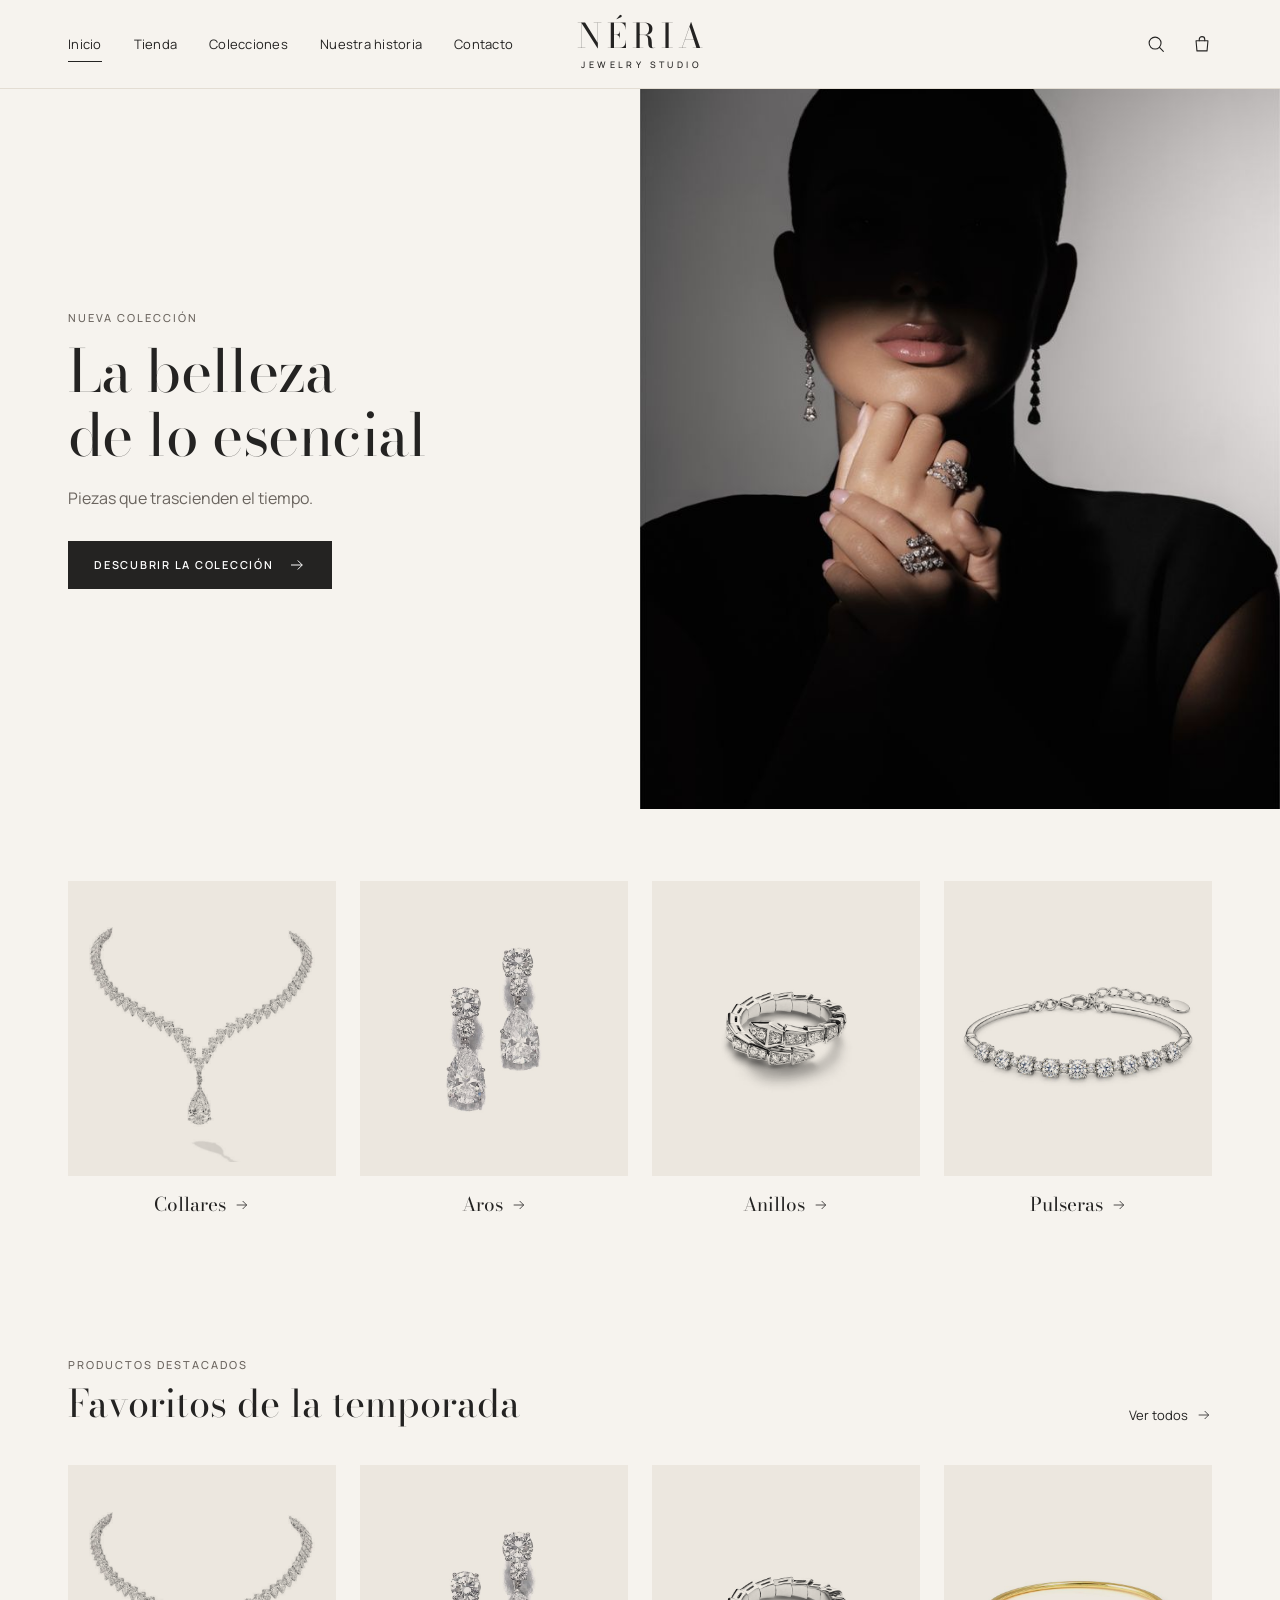
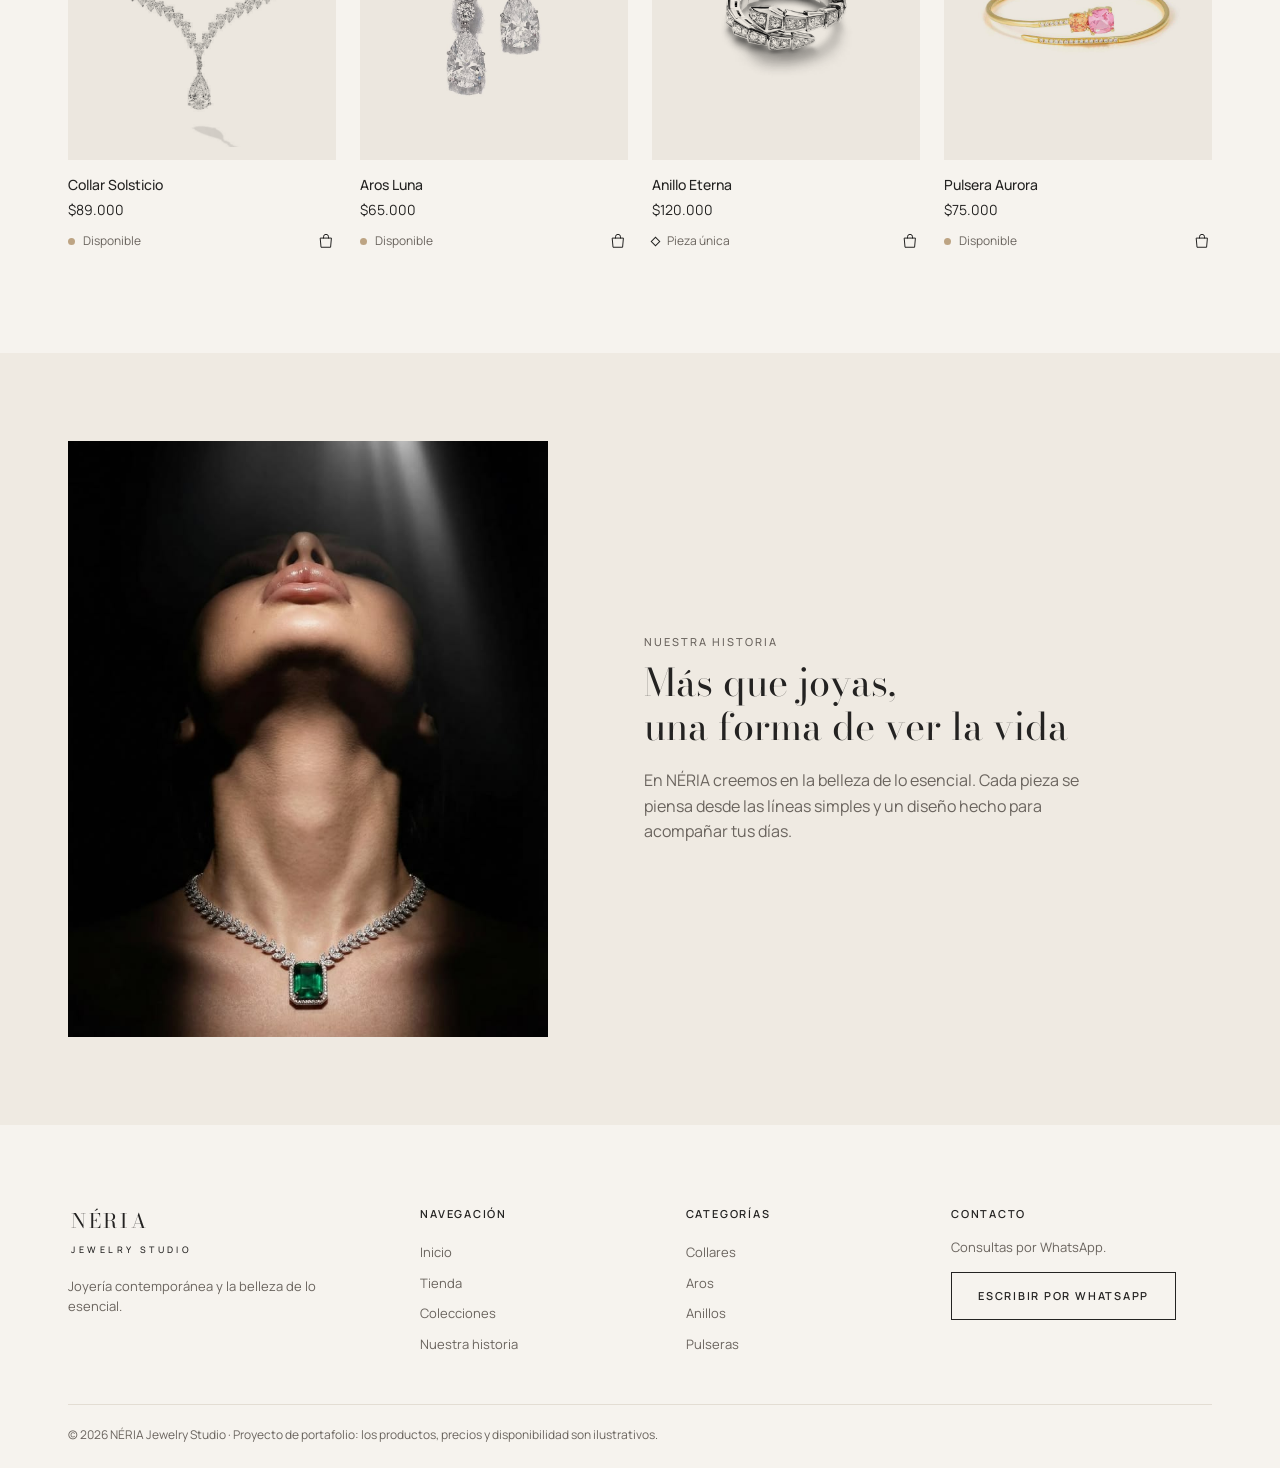
<file: index.html>
<!DOCTYPE html>
<html lang="es-CL">
<head>
  <meta charset="utf-8">
  <meta name="viewport" content="width=device-width, initial-scale=1">
  <title>NÉRIA Jewelry Studio — La belleza de lo esencial</title>
  <meta name="description" content="NÉRIA Jewelry Studio: joyería contemporánea de líneas esenciales. Tienda de demostración.">
  <meta name="theme-color" content="#F6F3EE">
  <link rel="icon" href="data:image/svg+xml,%3Csvg xmlns='http://www.w3.org/2000/svg' viewBox='0 0 32 32'%3E%3Crect width='32' height='32' fill='%23242322'/%3E%3Ctext x='16' y='23' text-anchor='middle' font-family='Georgia,serif' font-size='20' fill='%23BDA483'%3EN%3C/text%3E%3C/svg%3E">

  <link rel="preconnect" href="https://fonts.googleapis.com">
  <link rel="preconnect" href="https://fonts.gstatic.com" crossorigin>
  <link href="https://fonts.googleapis.com/css2?family=Bodoni+Moda:opsz,wght@6..96,400;6..96,500&family=Manrope:wght@400;500;600&display=swap" rel="stylesheet">
  <link rel="stylesheet" href="style.css">
  <script>document.documentElement.classList.add('js');</script>
</head>
<body>
  <a class="skip-link" href="#contenido">Saltar al contenido</a>

  <!-- ENCABEZADO -->
  <header class="site-header" id="inicio">
    <div class="header-inner">
      <button class="icon-btn menu-toggle" type="button" aria-label="Abrir menú" aria-expanded="false" aria-controls="menu-movil">
        <svg viewBox="0 0 24 24" aria-hidden="true"><path d="M4 8h16M4 16h16"/></svg>
      </button>

      <nav class="nav-desktop" aria-label="Principal">
        <ul>
          <li><a href="#inicio" aria-current="page">Inicio</a></li>
          <li><a href="tienda.html">Tienda</a></li>
          <li><a href="#colecciones">Colecciones</a></li>
          <li><a href="#historia">Nuestra historia</a></li>
          <li><a href="#contacto">Contacto</a></li>
        </ul>
      </nav>

      <a class="logo" href="#inicio" aria-label="NÉRIA Jewelry Studio, ir al inicio">
        <span class="logo-mark">NÉRIA</span>
        <span class="logo-sub">Jewelry Studio</span>
      </a>

      <div class="header-actions">
        <button class="icon-btn" type="button" data-open-search aria-label="Buscar productos" aria-haspopup="dialog">
          <svg viewBox="0 0 24 24" aria-hidden="true"><circle cx="11" cy="11" r="6.5"/><path d="m20 20-4.2-4.2"/></svg>
        </button>
        <button class="icon-btn cart-btn" type="button" data-open-cart aria-label="Abrir carrito, 0 productos" aria-haspopup="dialog">
          <svg viewBox="0 0 24 24" aria-hidden="true"><path d="M5.5 8.5h13l-1 11h-11z"/><path d="M9 8.5V7a3 3 0 0 1 6 0v1.5"/></svg>
          <span class="cart-count" data-cart-count hidden>0</span>
        </button>
      </div>
    </div>
  </header>

  <!-- MENÚ MÓVIL -->
  <div class="mobile-menu" id="menu-movil" role="dialog" aria-modal="true" aria-label="Menú" hidden>
    <div class="mobile-menu-head">
      <span class="logo-mark small">NÉRIA</span>
      <button class="icon-btn" type="button" data-close-menu aria-label="Cerrar menú">
        <svg viewBox="0 0 24 24" aria-hidden="true"><path d="m6 6 12 12M18 6 6 18"/></svg>
      </button>
    </div>
    <nav aria-label="Menú móvil">
      <ul>
        <li><a href="#inicio">Inicio</a></li>
        <li><a href="tienda.html">Tienda</a></li>
        <li><a href="#colecciones">Colecciones</a></li>
        <li><a href="#historia">Nuestra historia</a></li>
        <li><a href="#contacto">Contacto</a></li>
      </ul>
    </nav>
  </div>

  <main id="contenido">

    <!-- HERO -->
    <section class="hero" aria-labelledby="hero-title">
      <div class="hero-media img-frame">
        <img src="assets/hero.jpg" alt="Retrato en penumbra de una mujer con aros largos de diamantes y dos anillos, con la mirada oculta por la sombra" width="736" height="1103" fetchpriority="high">
      </div>
      <div class="hero-copy">
        <div class="container">
          <p class="eyebrow">Nueva colección</p>
          <h1 id="hero-title">La belleza<br>de lo esencial</h1>
          <p class="hero-sub">Piezas que trascienden el tiempo.</p>
          <a class="btn btn-dark" href="tienda.html">
            <span>Descubrir la colección</span>
            <svg viewBox="0 0 24 24" aria-hidden="true"><path d="M4 12h15M13 6l6 6-6 6"/></svg>
          </a>
        </div>
      </div>
    </section>

    <!-- CATEGORÍAS -->
    <section class="section categories" id="colecciones" aria-labelledby="cat-title">
      <div class="container">
        <h2 id="cat-title" class="visually-hidden">Colecciones por categoría</h2>
        <ul class="cat-grid">
          <li class="reveal">
            <a class="cat-card" href="tienda.html?categoria=collares">
              <span class="img-frame fit-contain"><img src="assets/collar.jpg" alt="" width="640" height="718" loading="lazy"></span>
              <span class="cat-label">Collares <svg viewBox="0 0 24 24" aria-hidden="true"><path d="M4 12h15M13 6l6 6-6 6"/></svg></span>
            </a>
          </li>
          <li class="reveal">
            <a class="cat-card" href="tienda.html?categoria=aros">
              <span class="img-frame fit-contain"><img src="assets/aros.jpg" alt="" width="736" height="736" loading="lazy"></span>
              <span class="cat-label">Aros <svg viewBox="0 0 24 24" aria-hidden="true"><path d="M4 12h15M13 6l6 6-6 6"/></svg></span>
            </a>
          </li>
          <li class="reveal">
            <a class="cat-card" href="tienda.html?categoria=anillos">
              <span class="img-frame fit-contain"><img class="lift-bg" style="--lift:1.058" src="assets/anillo.jpg" alt="" width="736" height="832" loading="lazy"></span>
              <span class="cat-label">Anillos <svg viewBox="0 0 24 24" aria-hidden="true"><path d="M4 12h15M13 6l6 6-6 6"/></svg></span>
            </a>
          </li>
          <li class="reveal">
            <a class="cat-card" href="tienda.html?categoria=pulseras">
              <span class="img-frame fit-contain"><img class="lift-bg" style="--lift:1.028" src="assets/pulseras.jpg" alt="" width="736" height="736" loading="lazy"></span>
              <span class="cat-label">Pulseras <svg viewBox="0 0 24 24" aria-hidden="true"><path d="M4 12h15M13 6l6 6-6 6"/></svg></span>
            </a>
          </li>
        </ul>
      </div>
    </section>

    <!-- DESTACADOS -->
    <section class="section featured" id="destacados" aria-labelledby="feat-title">
      <div class="container">
        <header class="section-head reveal">
          <div>
            <p class="eyebrow">Productos destacados</p>
            <h2 id="feat-title">Favoritos de la temporada</h2>
          </div>
          <a class="link-arrow" href="tienda.html">Ver todos
            <svg viewBox="0 0 24 24" aria-hidden="true"><path d="M4 12h15M13 6l6 6-6 6"/></svg>
          </a>
        </header>
        <ul class="product-grid" data-featured>
          <li class="noscript-note"><noscript>Activa JavaScript para ver los productos destacados.</noscript></li>
        </ul>
      </div>
    </section>

    <!-- EDITORIAL -->
    <section class="editorial" id="historia" aria-labelledby="hist-title">
      <div class="editorial-inner">
        <div class="editorial-media img-frame">
          <img src="assets/editorial.jpg" alt="Mujer con el rostro levantado bajo un haz de luz, con un collar de diamantes y una esmeralda sobre fondo negro" width="735" height="913" loading="lazy">
        </div>
        <div class="editorial-copy reveal">
          <p class="eyebrow">Nuestra historia</p>
          <h2 id="hist-title">Más que joyas,<br>una forma de ver la vida</h2>
          <p>En NÉRIA creemos en la belleza de lo esencial. Cada pieza se piensa desde las líneas simples y un diseño hecho para acompañar tus días.</p>
        </div>
      </div>
    </section>
  </main>

  <!-- PIE DE PÁGINA -->
  <footer class="site-footer" id="contacto">
    <div class="container footer-grid">
      <div class="footer-brand">
        <span class="logo-mark small">NÉRIA</span>
        <span class="logo-sub">Jewelry Studio</span>
        <p>Joyería contemporánea y la belleza de lo esencial.</p>
      </div>
      <nav aria-label="Navegación del pie">
        <h3>Navegación</h3>
        <ul>
          <li><a href="#inicio">Inicio</a></li>
          <li><a href="tienda.html">Tienda</a></li>
          <li><a href="#colecciones">Colecciones</a></li>
          <li><a href="#historia">Nuestra historia</a></li>
        </ul>
      </nav>
      <nav aria-label="Categorías">
        <h3>Categorías</h3>
        <ul>
          <li><a href="tienda.html?categoria=collares">Collares</a></li>
          <li><a href="tienda.html?categoria=aros">Aros</a></li>
          <li><a href="tienda.html?categoria=anillos">Anillos</a></li>
          <li><a href="tienda.html?categoria=pulseras">Pulseras</a></li>
        </ul>
      </nav>
      <div>
        <h3>Contacto</h3>
        <p class="footer-text">Consultas por WhatsApp.</p>
        <button class="btn btn-line" type="button" data-contact>Escribir por WhatsApp</button>
      </div>
    </div>
    <div class="container footer-bottom">
      <p>© 2026 NÉRIA Jewelry Studio · Proyecto de portafolio: los productos, precios y disponibilidad son ilustrativos.</p>
    </div>
  </footer>

  <!-- BÚSQUEDA -->
  <div class="search-panel" id="busqueda" role="dialog" aria-modal="true" aria-label="Buscar productos" hidden>
    <div class="search-inner">
      <div class="search-bar">
        <label class="visually-hidden" for="search-input">Buscar por nombre</label>
        <input id="search-input" type="search" placeholder="Buscar por nombre" autocomplete="off">
        <button class="icon-btn" type="button" data-close-search aria-label="Cerrar búsqueda">
          <svg viewBox="0 0 24 24" aria-hidden="true"><path d="m6 6 12 12M18 6 6 18"/></svg>
        </button>
      </div>
      <p class="search-status" id="search-status" role="status" aria-live="polite"></p>
      <ul class="search-results" id="search-results"></ul>
    </div>
  </div>

  <!-- CARRITO LATERAL (contenido generado por script.js) -->
  <div class="overlay" data-overlay hidden></div>
  <aside class="cart-drawer" id="carrito" role="dialog" aria-modal="true" aria-labelledby="cart-title" hidden>
    <div class="cart-head">
      <h2 id="cart-title">Tu carrito</h2>
      <button class="icon-btn" type="button" data-close-cart aria-label="Cerrar carrito">
        <svg viewBox="0 0 24 24" aria-hidden="true"><path d="m6 6 12 12M18 6 6 18"/></svg>
      </button>
    </div>
    <div class="cart-body" data-cart-body>
      <p class="cart-empty">Tu carrito está vacío.</p>
    </div>
    <div class="cart-foot" data-cart-foot hidden>
      <div class="cart-subtotal"><span>Subtotal</span><strong data-cart-subtotal>$0</strong></div>
      <p class="cart-note" data-cart-note hidden>Modo demostración: el número de WhatsApp aún no está configurado. Puedes copiar el resumen del pedido.</p>
      <button class="btn btn-dark btn-block" type="button" data-checkout>
        <svg viewBox="0 0 24 24" aria-hidden="true"><path d="M4 20l1.3-4.2A8 8 0 1 1 8.2 18.8z"/><path d="M9.2 8.8c.3 2.4 2.7 4.8 5.1 5.1l1-1.2-1.8-.9-.8.6c-.9-.4-1.6-1.1-2-2l.6-.8-.9-1.8z"/></svg>
        <span>Finalizar pedido por WhatsApp</span>
      </button>
      <button class="btn btn-line btn-block" type="button" data-copy-order hidden>Copiar resumen del pedido</button>
    </div>
  </aside>

  <!-- AVISOS -->
  <div class="toast" id="toast" role="status" aria-live="polite"></div>

  <script src="script.js" defer></script>
</body>
</html>
</file>
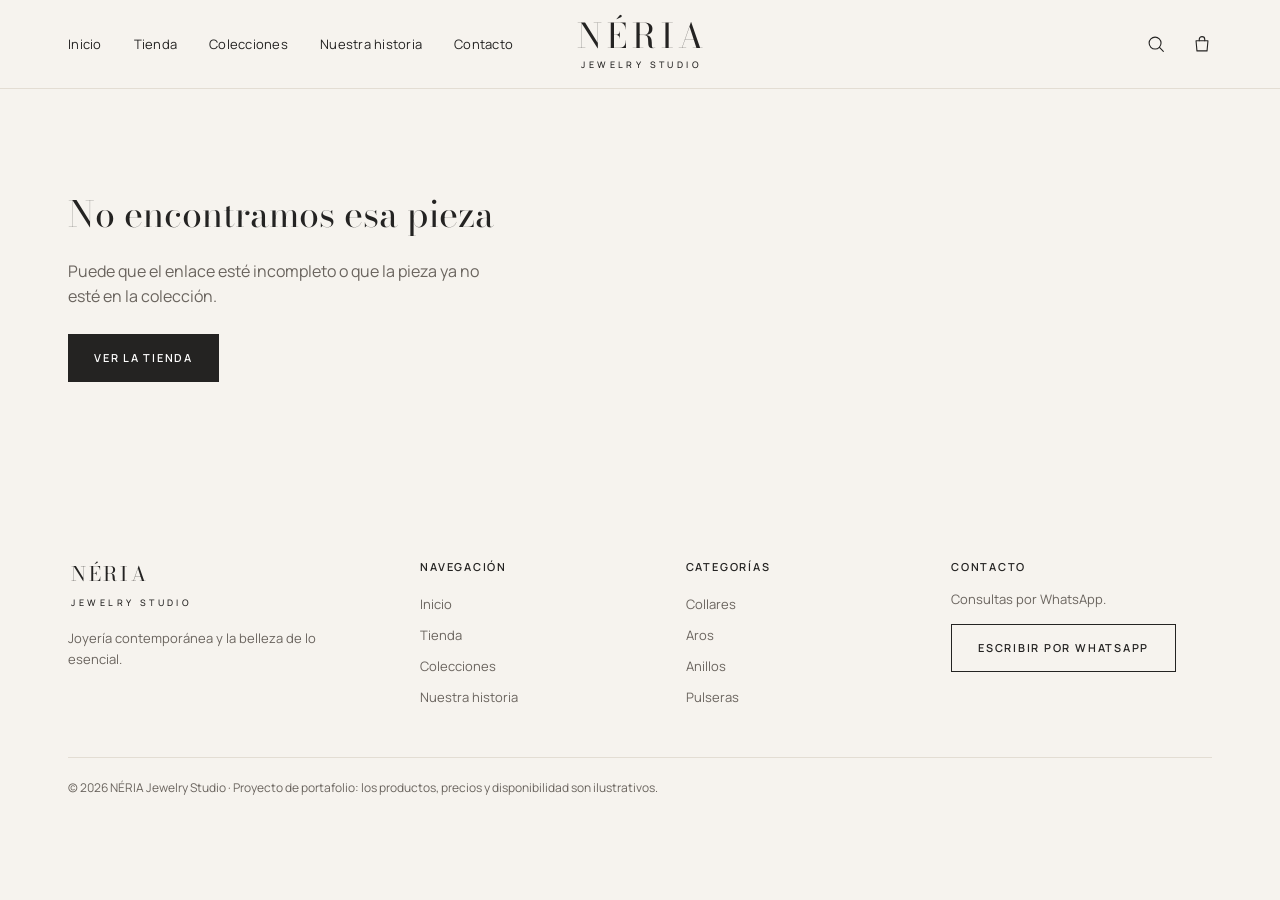
<file: producto.html>
<!DOCTYPE html>
<html lang="es-CL">
<head>
  <meta charset="utf-8">
  <meta name="viewport" content="width=device-width, initial-scale=1">
  <title>Pieza — NÉRIA Jewelry Studio</title>
  <meta name="description" content="Ficha de producto de NÉRIA Jewelry Studio.">
  <meta name="theme-color" content="#F6F3EE">
  <link rel="icon" href="data:image/svg+xml,%3Csvg xmlns='http://www.w3.org/2000/svg' viewBox='0 0 32 32'%3E%3Crect width='32' height='32' fill='%23242322'/%3E%3Ctext x='16' y='23' text-anchor='middle' font-family='Georgia,serif' font-size='20' fill='%23BDA483'%3EN%3C/text%3E%3C/svg%3E">

  <link rel="preconnect" href="https://fonts.googleapis.com">
  <link rel="preconnect" href="https://fonts.gstatic.com" crossorigin>
  <link href="https://fonts.googleapis.com/css2?family=Bodoni+Moda:opsz,wght@6..96,400;6..96,500&family=Manrope:wght@400;500;600&display=swap" rel="stylesheet">
  <link rel="stylesheet" href="style.css">
  <script>document.documentElement.classList.add('js');</script>
</head>
<body data-page="product">
  <a class="skip-link" href="#contenido">Saltar al contenido</a>

  <!-- ENCABEZADO -->
  <header class="site-header">
    <div class="header-inner">
      <button class="icon-btn menu-toggle" type="button" aria-label="Abrir menú" aria-expanded="false" aria-controls="menu-movil">
        <svg viewBox="0 0 24 24" aria-hidden="true"><path d="M4 8h16M4 16h16"/></svg>
      </button>

      <nav class="nav-desktop" aria-label="Principal">
        <ul>
          <li><a href="index.html">Inicio</a></li>
          <li><a href="tienda.html">Tienda</a></li>
          <li><a href="index.html#colecciones">Colecciones</a></li>
          <li><a href="index.html#historia">Nuestra historia</a></li>
          <li><a href="#contacto">Contacto</a></li>
        </ul>
      </nav>

      <a class="logo" href="index.html" aria-label="NÉRIA Jewelry Studio, ir al inicio">
        <span class="logo-mark">NÉRIA</span>
        <span class="logo-sub">Jewelry Studio</span>
      </a>

      <div class="header-actions">
        <button class="icon-btn" type="button" data-open-search aria-label="Buscar productos" aria-haspopup="dialog">
          <svg viewBox="0 0 24 24" aria-hidden="true"><circle cx="11" cy="11" r="6.5"/><path d="m20 20-4.2-4.2"/></svg>
        </button>
        <button class="icon-btn cart-btn" type="button" data-open-cart aria-label="Abrir carrito, 0 productos" aria-haspopup="dialog">
          <svg viewBox="0 0 24 24" aria-hidden="true"><path d="M5.5 8.5h13l-1 11h-11z"/><path d="M9 8.5V7a3 3 0 0 1 6 0v1.5"/></svg>
          <span class="cart-count" data-cart-count hidden>0</span>
        </button>
      </div>
    </div>
  </header>

  <!-- MENÚ MÓVIL -->
  <div class="mobile-menu" id="menu-movil" role="dialog" aria-modal="true" aria-label="Menú" hidden>
    <div class="mobile-menu-head">
      <span class="logo-mark small">NÉRIA</span>
      <button class="icon-btn" type="button" data-close-menu aria-label="Cerrar menú">
        <svg viewBox="0 0 24 24" aria-hidden="true"><path d="m6 6 12 12M18 6 6 18"/></svg>
      </button>
    </div>
    <nav aria-label="Menú móvil">
      <ul>
        <li><a href="index.html">Inicio</a></li>
        <li><a href="tienda.html">Tienda</a></li>
        <li><a href="index.html#colecciones">Colecciones</a></li>
        <li><a href="index.html#historia">Nuestra historia</a></li>
        <li><a href="#contacto">Contacto</a></li>
      </ul>
    </nav>
  </div>

  <main id="contenido">
    <div class="container" id="product-root">
      <noscript><p class="noscript-note">Activa JavaScript para ver la ficha del producto.</p></noscript>
    </div>
  </main>

  <!-- PIE DE PÁGINA -->
  <footer class="site-footer" id="contacto">
    <div class="container footer-grid">
      <div class="footer-brand">
        <span class="logo-mark small">NÉRIA</span>
        <span class="logo-sub">Jewelry Studio</span>
        <p>Joyería contemporánea y la belleza de lo esencial.</p>
      </div>
      <nav aria-label="Navegación del pie">
        <h3>Navegación</h3>
        <ul>
          <li><a href="index.html">Inicio</a></li>
          <li><a href="tienda.html">Tienda</a></li>
          <li><a href="index.html#colecciones">Colecciones</a></li>
          <li><a href="index.html#historia">Nuestra historia</a></li>
        </ul>
      </nav>
      <nav aria-label="Categorías">
        <h3>Categorías</h3>
        <ul>
          <li><a href="tienda.html?categoria=collares">Collares</a></li>
          <li><a href="tienda.html?categoria=aros">Aros</a></li>
          <li><a href="tienda.html?categoria=anillos">Anillos</a></li>
          <li><a href="tienda.html?categoria=pulseras">Pulseras</a></li>
        </ul>
      </nav>
      <div>
        <h3>Contacto</h3>
        <p class="footer-text">Consultas por WhatsApp.</p>
        <button class="btn btn-line" type="button" data-contact>Escribir por WhatsApp</button>
      </div>
    </div>
    <div class="container footer-bottom">
      <p>© 2026 NÉRIA Jewelry Studio · Proyecto de portafolio: los productos, precios y disponibilidad son ilustrativos.</p>
    </div>
  </footer>

  <!-- BÚSQUEDA -->
  <div class="search-panel" id="busqueda" role="dialog" aria-modal="true" aria-label="Buscar productos" hidden>
    <div class="search-inner">
      <div class="search-bar">
        <label class="visually-hidden" for="search-input">Buscar por nombre</label>
        <input id="search-input" type="search" placeholder="Buscar por nombre" autocomplete="off">
        <button class="icon-btn" type="button" data-close-search aria-label="Cerrar búsqueda">
          <svg viewBox="0 0 24 24" aria-hidden="true"><path d="m6 6 12 12M18 6 6 18"/></svg>
        </button>
      </div>
      <p class="search-status" id="search-status" role="status" aria-live="polite"></p>
      <ul class="search-results" id="search-results"></ul>
    </div>
  </div>

  <!-- CARRITO LATERAL (contenido generado por script.js) -->
  <div class="overlay" data-overlay hidden></div>
  <aside class="cart-drawer" id="carrito" role="dialog" aria-modal="true" aria-labelledby="cart-title" hidden>
    <div class="cart-head">
      <h2 id="cart-title">Tu carrito</h2>
      <button class="icon-btn" type="button" data-close-cart aria-label="Cerrar carrito">
        <svg viewBox="0 0 24 24" aria-hidden="true"><path d="m6 6 12 12M18 6 6 18"/></svg>
      </button>
    </div>
    <div class="cart-body" data-cart-body>
      <p class="cart-empty">Tu carrito está vacío.</p>
    </div>
    <div class="cart-foot" data-cart-foot hidden>
      <div class="cart-subtotal"><span>Subtotal</span><strong data-cart-subtotal>$0</strong></div>
      <p class="cart-note" data-cart-note hidden>Modo demostración: el número de WhatsApp aún no está configurado. Puedes copiar el resumen del pedido.</p>
      <button class="btn btn-dark btn-block" type="button" data-checkout>
        <svg viewBox="0 0 24 24" aria-hidden="true"><path d="M4 20l1.3-4.2A8 8 0 1 1 8.2 18.8z"/><path d="M9.2 8.8c.3 2.4 2.7 4.8 5.1 5.1l1-1.2-1.8-.9-.8.6c-.9-.4-1.6-1.1-2-2l.6-.8-.9-1.8z"/></svg>
        <span>Finalizar pedido por WhatsApp</span>
      </button>
      <button class="btn btn-line btn-block" type="button" data-copy-order hidden>Copiar resumen del pedido</button>
    </div>
  </aside>

  <!-- AVISOS -->
  <div class="toast" id="toast" role="status" aria-live="polite"></div>

  <script src="script.js" defer></script>
</file>
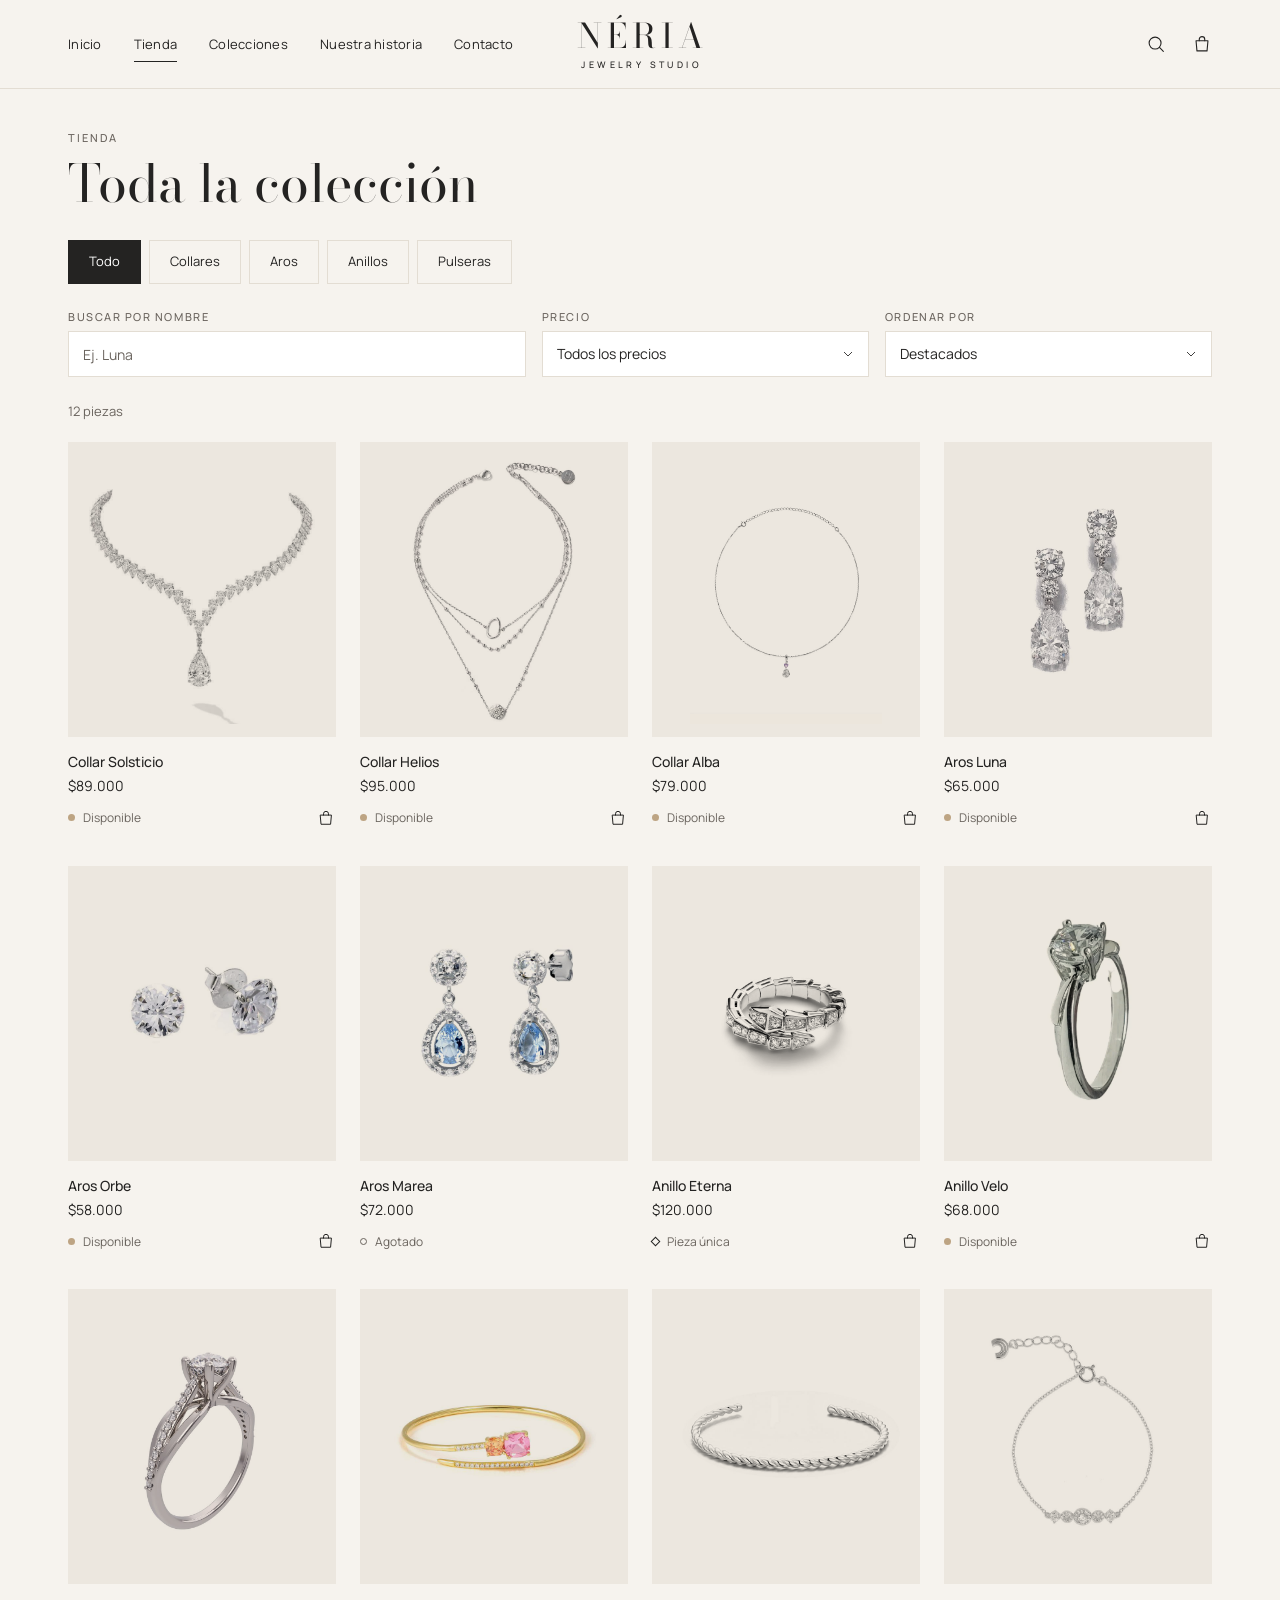
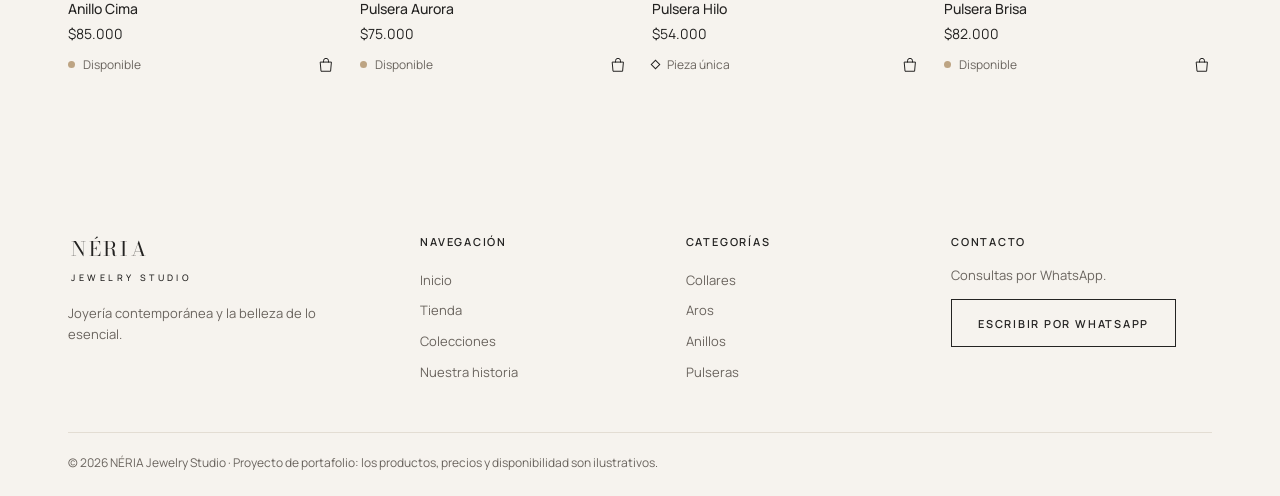
<file: tienda.html>
<!DOCTYPE html>
<html lang="es-CL">
<head>
  <meta charset="utf-8">
  <meta name="viewport" content="width=device-width, initial-scale=1">
  <title>Tienda — NÉRIA Jewelry Studio</title>
  <meta name="description" content="Collares, aros, anillos y pulseras de NÉRIA Jewelry Studio. Filtra por categoría y precio.">
  <meta name="theme-color" content="#F6F3EE">
  <link rel="icon" href="data:image/svg+xml,%3Csvg xmlns='http://www.w3.org/2000/svg' viewBox='0 0 32 32'%3E%3Crect width='32' height='32' fill='%23242322'/%3E%3Ctext x='16' y='23' text-anchor='middle' font-family='Georgia,serif' font-size='20' fill='%23BDA483'%3EN%3C/text%3E%3C/svg%3E">

  <link rel="preconnect" href="https://fonts.googleapis.com">
  <link rel="preconnect" href="https://fonts.gstatic.com" crossorigin>
  <link href="https://fonts.googleapis.com/css2?family=Bodoni+Moda:opsz,wght@6..96,400;6..96,500&family=Manrope:wght@400;500;600&display=swap" rel="stylesheet">
  <link rel="stylesheet" href="style.css">
  <script>document.documentElement.classList.add('js');</script>
</head>
<body data-page="shop">
  <a class="skip-link" href="#contenido">Saltar al contenido</a>

  <!-- ENCABEZADO -->
  <header class="site-header">
    <div class="header-inner">
      <button class="icon-btn menu-toggle" type="button" aria-label="Abrir menú" aria-expanded="false" aria-controls="menu-movil">
        <svg viewBox="0 0 24 24" aria-hidden="true"><path d="M4 8h16M4 16h16"/></svg>
      </button>

      <nav class="nav-desktop" aria-label="Principal">
        <ul>
          <li><a href="index.html">Inicio</a></li>
          <li><a href="tienda.html" aria-current="page">Tienda</a></li>
          <li><a href="index.html#colecciones">Colecciones</a></li>
          <li><a href="index.html#historia">Nuestra historia</a></li>
          <li><a href="#contacto">Contacto</a></li>
        </ul>
      </nav>

      <a class="logo" href="index.html" aria-label="NÉRIA Jewelry Studio, ir al inicio">
        <span class="logo-mark">NÉRIA</span>
        <span class="logo-sub">Jewelry Studio</span>
      </a>

      <div class="header-actions">
        <button class="icon-btn" type="button" data-open-search aria-label="Buscar productos" aria-haspopup="dialog">
          <svg viewBox="0 0 24 24" aria-hidden="true"><circle cx="11" cy="11" r="6.5"/><path d="m20 20-4.2-4.2"/></svg>
        </button>
        <button class="icon-btn cart-btn" type="button" data-open-cart aria-label="Abrir carrito, 0 productos" aria-haspopup="dialog">
          <svg viewBox="0 0 24 24" aria-hidden="true"><path d="M5.5 8.5h13l-1 11h-11z"/><path d="M9 8.5V7a3 3 0 0 1 6 0v1.5"/></svg>
          <span class="cart-count" data-cart-count hidden>0</span>
        </button>
      </div>
    </div>
  </header>

  <!-- MENÚ MÓVIL -->
  <div class="mobile-menu" id="menu-movil" role="dialog" aria-modal="true" aria-label="Menú" hidden>
    <div class="mobile-menu-head">
      <span class="logo-mark small">NÉRIA</span>
      <button class="icon-btn" type="button" data-close-menu aria-label="Cerrar menú">
        <svg viewBox="0 0 24 24" aria-hidden="true"><path d="m6 6 12 12M18 6 6 18"/></svg>
      </button>
    </div>
    <nav aria-label="Menú móvil">
      <ul>
        <li><a href="index.html">Inicio</a></li>
        <li><a href="tienda.html" aria-current="page">Tienda</a></li>
        <li><a href="index.html#colecciones">Colecciones</a></li>
        <li><a href="index.html#historia">Nuestra historia</a></li>
        <li><a href="#contacto">Contacto</a></li>
      </ul>
    </nav>
  </div>

  <main id="contenido">
    <div class="container" id="shop-root">
      <noscript><p class="noscript-note">Activa JavaScript para ver el catálogo.</p></noscript>
    </div>
  </main>

  <!-- PIE DE PÁGINA -->
  <footer class="site-footer" id="contacto">
    <div class="container footer-grid">
      <div class="footer-brand">
        <span class="logo-mark small">NÉRIA</span>
        <span class="logo-sub">Jewelry Studio</span>
        <p>Joyería contemporánea y la belleza de lo esencial.</p>
      </div>
      <nav aria-label="Navegación del pie">
        <h3>Navegación</h3>
        <ul>
          <li><a href="index.html">Inicio</a></li>
          <li><a href="tienda.html">Tienda</a></li>
          <li><a href="index.html#colecciones">Colecciones</a></li>
          <li><a href="index.html#historia">Nuestra historia</a></li>
        </ul>
      </nav>
      <nav aria-label="Categorías">
        <h3>Categorías</h3>
        <ul>
          <li><a href="tienda.html?categoria=collares">Collares</a></li>
          <li><a href="tienda.html?categoria=aros">Aros</a></li>
          <li><a href="tienda.html?categoria=anillos">Anillos</a></li>
          <li><a href="tienda.html?categoria=pulseras">Pulseras</a></li>
        </ul>
      </nav>
      <div>
        <h3>Contacto</h3>
        <p class="footer-text">Consultas por WhatsApp.</p>
        <button class="btn btn-line" type="button" data-contact>Escribir por WhatsApp</button>
      </div>
    </div>
    <div class="container footer-bottom">
      <p>© 2026 NÉRIA Jewelry Studio · Proyecto de portafolio: los productos, precios y disponibilidad son ilustrativos.</p>
    </div>
  </footer>

  <!-- BÚSQUEDA -->
  <div class="search-panel" id="busqueda" role="dialog" aria-modal="true" aria-label="Buscar productos" hidden>
    <div class="search-inner">
      <div class="search-bar">
        <label class="visually-hidden" for="search-input">Buscar por nombre</label>
        <input id="search-input" type="search" placeholder="Buscar por nombre" autocomplete="off">
        <button class="icon-btn" type="button" data-close-search aria-label="Cerrar búsqueda">
          <svg viewBox="0 0 24 24" aria-hidden="true"><path d="m6 6 12 12M18 6 6 18"/></svg>
        </button>
      </div>
      <p class="search-status" id="search-status" role="status" aria-live="polite"></p>
      <ul class="search-results" id="search-results"></ul>
    </div>
  </div>

  <!-- CARRITO LATERAL (contenido generado por script.js) -->
  <div class="overlay" data-overlay hidden></div>
  <aside class="cart-drawer" id="carrito" role="dialog" aria-modal="true" aria-labelledby="cart-title" hidden>
    <div class="cart-head">
      <h2 id="cart-title">Tu carrito</h2>
      <button class="icon-btn" type="button" data-close-cart aria-label="Cerrar carrito">
        <svg viewBox="0 0 24 24" aria-hidden="true"><path d="m6 6 12 12M18 6 6 18"/></svg>
      </button>
    </div>
    <div class="cart-body" data-cart-body>
      <p class="cart-empty">Tu carrito está vacío.</p>
    </div>
    <div class="cart-foot" data-cart-foot hidden>
      <div class="cart-subtotal"><span>Subtotal</span><strong data-cart-subtotal>$0</strong></div>
      <p class="cart-note" data-cart-note hidden>Modo demostración: el número de WhatsApp aún no está configurado. Puedes copiar el resumen del pedido.</p>
      <button class="btn btn-dark btn-block" type="button" data-checkout>
        <svg viewBox="0 0 24 24" aria-hidden="true"><path d="M4 20l1.3-4.2A8 8 0 1 1 8.2 18.8z"/><path d="M9.2 8.8c.3 2.4 2.7 4.8 5.1 5.1l1-1.2-1.8-.9-.8.6c-.9-.4-1.6-1.1-2-2l.6-.8-.9-1.8z"/></svg>
        <span>Finalizar pedido por WhatsApp</span>
      </button>
      <button class="btn btn-line btn-block" type="button" data-copy-order hidden>Copiar resumen del pedido</button>
    </div>
  </aside>

  <!-- AVISOS -->
  <div class="toast" id="toast" role="status" aria-live="polite"></div>

  <script src="script.js" defer></script>
</file>
<file: style.css>
/* ==========================================================================
   NÉRIA Jewelry Studio — style.css (Fase 1: portada)
   Índice: 1 Tokens · 2 Base · 3 Utilidades · 4 Header · 5 Menú móvil
           6 Hero · 7 Categorías · 8 Productos · 9 Editorial · 10 Footer
           11 Búsqueda · 12 Carrito · 13 Aviso · 14 Animaciones · 15 Responsive
   ========================================================================== */

/* 1. TOKENS ---------------------------------------------------------------- */
:root {
  --white: #ffffff;
  --ivory: #f6f3ee;
  --charcoal: #242322;
  --champagne: #bda483;
  --sky: #c6e5f0;               /* solo detalles secundarios muy discretos */
  --muted: #6a645e;             /* texto secundario, contraste AA sobre marfil */
  --line: #e3ddd3;

  --font-serif: "Bodoni Moda", "Didot", "Times New Roman", serif;
  --font-sans: "Manrope", system-ui, -apple-system, "Segoe UI", sans-serif;

  --gutter: 20px;
  --max: 1240px;
  --header-h: 64px;
  --ease: cubic-bezier(.22, .61, .36, 1);
}

/* 2. BASE ------------------------------------------------------------------ */
*, *::before, *::after { box-sizing: border-box; }
html { scroll-behavior: smooth; scroll-padding-top: calc(var(--header-h) + 12px); -webkit-text-size-adjust: 100%; }
body {
  margin: 0;
  background: var(--ivory);
  color: var(--charcoal);
  font-family: var(--font-sans);
  font-size: 15px;
  line-height: 1.6;
  -webkit-font-smoothing: antialiased;
}
body.is-locked { overflow: hidden; }
img { display: block; max-width: 100%; height: auto; }
a { color: inherit; text-decoration: none; }
ul, ol { list-style: none; margin: 0; padding: 0; }
[hidden] { display: none !important; } /* evita que un display de componente anule el atributo hidden */
h1, h2, h3, p { margin: 0; }
button { font: inherit; color: inherit; background: none; border: 0; padding: 0; cursor: pointer; }
::selection { background: var(--sky); color: var(--charcoal); }

:focus-visible { outline: 2px solid var(--charcoal); outline-offset: 3px; }

/* 3. UTILIDADES ------------------------------------------------------------ */
.container { width: 100%; max-width: var(--max); margin-inline: auto; padding-inline: var(--gutter); }
.visually-hidden {
  position: absolute !important; width: 1px; height: 1px; margin: -1px; padding: 0;
  overflow: hidden; clip: rect(0 0 0 0); white-space: nowrap; border: 0;
}
.skip-link {
  position: absolute; left: 12px; top: -60px; z-index: 200;
  background: var(--charcoal); color: var(--white); padding: 10px 16px; font-size: 13px;
}
.skip-link:focus { top: 12px; }

.eyebrow {
  font-size: 11px; font-weight: 500; letter-spacing: .18em; text-transform: uppercase; color: var(--muted);
}

.btn {
  display: inline-flex; align-items: center; gap: 14px;
  min-height: 48px; padding: 0 26px;
  font-size: 11px; font-weight: 600; letter-spacing: .16em; text-transform: uppercase;
  transition: background-color .35s var(--ease), color .35s var(--ease), border-color .35s var(--ease);
}
.btn svg { width: 18px; height: 18px; fill: none; stroke: currentColor; stroke-width: 1.3; transition: transform .35s var(--ease); }
.btn-dark { background: var(--charcoal); color: var(--white); }
.btn-dark:hover { background: #000; }
.btn-dark:hover svg { transform: translateX(3px); }
.btn-line { border: 1px solid var(--charcoal); }
.btn-line:hover { background: var(--charcoal); color: var(--white); }

/* Marco de imagen con marcador cuando falta el archivo */
.img-frame { position: relative; background: #ece7df; overflow: hidden; }
.img-frame img { width: 100%; height: 100%; object-fit: cover; }
/* Fotos de estudio sobre fondo blanco: se muestran completas (sin recorte) y
   "multiply" funde el blanco con el marfil del marco. */
.img-frame.fit-contain img { object-fit: contain; padding: 5%; mix-blend-mode: multiply; }
/* Algunas fotos no tienen fondo blanco puro: --lift = 255/fondo lo lleva a blanco (se define por foto). */
.img-frame.fit-contain img.lift-bg { filter: brightness(var(--lift, 1.058)); }
.img-frame.is-missing img { visibility: hidden; }
.img-frame.is-missing::after {
  content: "Reemplazar: assets/" attr(data-file);
  position: absolute; inset: 0; display: grid; place-items: center; padding: 12px; text-align: center;
  font-size: 10px; letter-spacing: .12em; text-transform: uppercase; color: var(--muted);
  border: 1px dashed var(--champagne);
}

/* 4. HEADER ---------------------------------------------------------------- */
.site-header {
  position: sticky; top: 0; z-index: 50;
  background: rgba(246, 243, 238, .96);
  border-bottom: 1px solid var(--line);
  backdrop-filter: blur(6px);
}
.header-inner {
  position: relative; height: var(--header-h);
  max-width: var(--max); margin-inline: auto; padding-inline: var(--gutter);
  display: flex; align-items: center; justify-content: space-between;
}
.menu-toggle { margin-left: -10px; }
.nav-desktop { display: none; }

.logo { position: absolute; left: 50%; top: 50%; transform: translate(-50%, -50%); text-align: center; line-height: 1; }
.logo-mark { display: block; font-family: var(--font-serif); font-size: 26px; font-weight: 400; letter-spacing: .14em; padding-left: .14em; }
.logo-mark.small { font-size: 20px; }
.logo-sub { display: block; margin-top: 5px; font-size: 7.5px; font-weight: 500; letter-spacing: .38em; text-transform: uppercase; padding-left: .38em; }

.header-actions { display: flex; align-items: center; gap: 2px; margin-right: -10px; }
.icon-btn {
  position: relative; display: inline-grid; place-items: center;
  width: 44px; height: 44px; transition: opacity .3s var(--ease);
}
.icon-btn:hover { opacity: .6; }
.icon-btn svg { width: 22px; height: 22px; fill: none; stroke: currentColor; stroke-width: 1.2; stroke-linecap: round; stroke-linejoin: round; }
.cart-count {
  position: absolute; top: 5px; right: 3px; min-width: 16px; height: 16px; padding: 0 4px;
  display: grid; place-items: center; border-radius: 8px;
  background: var(--charcoal); color: var(--white); font-size: 10px; font-weight: 600; line-height: 1;
}

/* 5. MENÚ MÓVIL ------------------------------------------------------------ */
.mobile-menu {
  position: fixed; inset: 0; z-index: 120; background: var(--ivory);
  padding: 0 var(--gutter); overflow-y: auto;
  opacity: 0; transform: translateY(-8px);
  transition: opacity .35s var(--ease), transform .35s var(--ease);
}
.mobile-menu.is-open { opacity: 1; transform: none; }
.mobile-menu-head { height: var(--header-h); display: flex; align-items: center; justify-content: space-between; border-bottom: 1px solid var(--line); margin-right: -10px; padding-right: 0; }
.mobile-menu nav { padding-top: 28px; }
.mobile-menu li a {
  display: block; padding: 14px 0; font-family: var(--font-serif); font-size: 30px; line-height: 1.2;
  border-bottom: 1px solid var(--line);
}

/* 6. HERO ------------------------------------------------------------------ */
.hero { background: var(--ivory); }
/* Foto vertical (736×1103): en móvil se recorta solo el negro inferior;
   aros y anillos quedan siempre dentro del encuadre. */
.hero-media { aspect-ratio: 4 / 5; background: #1a1918; }
.hero-media img { object-position: 50% 35%; }
.hero-copy { padding: 36px 0 56px; }
.hero h1 {
  margin: 14px 0 18px;
  font-family: var(--font-serif); font-weight: 400;
  font-size: clamp(40px, 11vw, 58px); line-height: 1.08; letter-spacing: -.01em;
}
.hero-sub { max-width: 30ch; margin-bottom: 30px; color: var(--muted); font-size: 15px; }

/* 7. CATEGORÍAS ------------------------------------------------------------ */
.section { padding: 56px 0; }
.categories { padding: 40px 0 24px; }
.cat-grid { display: grid; grid-template-columns: repeat(2, 1fr); gap: 20px var(--gutter); }
.cat-card { display: block; }
.cat-card .img-frame { display: block; }
.cat-card .img-frame { aspect-ratio: 1 / 1.1; }
.cat-card img { transition: transform .9s var(--ease); }
.cat-card:hover img { transform: scale(1.03); }
.cat-label {
  display: flex; align-items: center; justify-content: center; gap: 8px;
  padding-top: 14px; font-family: var(--font-serif); font-size: 19px;
}
.cat-label svg { width: 16px; height: 16px; fill: none; stroke: currentColor; stroke-width: 1.2; transition: transform .35s var(--ease); }
.cat-card:hover .cat-label svg { transform: translateX(3px); }

/* 8. PRODUCTOS DESTACADOS -------------------------------------------------- */
.section-head { display: flex; align-items: flex-end; justify-content: space-between; margin-bottom: 28px; }
.section-head h2, .editorial h2 { font-family: var(--font-serif); font-weight: 400; line-height: 1.15; }
.section-head h2 { margin-top: 8px; font-size: clamp(28px, 7vw, 38px); }

.product-grid { display: grid; grid-template-columns: repeat(2, 1fr); gap: 32px var(--gutter); }
.product-card .img-frame { aspect-ratio: 1 / 1.1; }
.product-card img { transition: transform .9s var(--ease); }
.product-card:hover img { transform: scale(1.035); }
.product-info { padding-top: 14px; }
.product-name { font-size: 14px; font-weight: 500; }
.product-price { margin-top: 2px; font-size: 14px; color: var(--charcoal); }
.product-media { display: block; }
.product-name a { display: inline-block; transition: opacity .3s var(--ease); }
.product-name a:hover { opacity: .6; }
.product-foot { display: flex; align-items: center; justify-content: space-between; gap: 8px; margin-top: 4px; min-height: 32px; }
.product-status { display: flex; align-items: center; gap: 8px; font-size: 12px; color: var(--muted); }
.add-btn { display: inline-grid; place-items: center; width: 44px; height: 44px; margin: -6px -12px -6px 0; transition: opacity .3s var(--ease), transform .35s var(--ease); }
.add-btn.is-added { color: var(--champagne); }
.add-btn:hover { opacity: .6; }
.add-btn:active { transform: scale(.94); }
.add-btn svg { width: 20px; height: 20px; fill: none; stroke: currentColor; stroke-width: 1.2; stroke-linecap: round; stroke-linejoin: round; }
.dot { width: 7px; height: 7px; border-radius: 50%; background: var(--champagne); flex: none; }
.dot.unique { width: 7px; height: 7px; border-radius: 0; background: none; border: 1px solid var(--charcoal); transform: rotate(45deg); }
.dot.soldout { background: none; border: 1px solid var(--muted); }
.noscript-note { grid-column: 1 / -1; color: var(--muted); }

/* 9. EDITORIAL ------------------------------------------------------------- */
.editorial { background: #efeae2; }
/* La foto (735×913) se muestra completa, a su proporción natural. */
.editorial-media { aspect-ratio: 735 / 913; background: #0b0b0b; }
.editorial-copy { padding: 44px var(--gutter) 56px; max-width: 560px; }
.editorial h2 { margin: 10px 0 20px; font-size: clamp(28px, 7vw, 38px); }
.editorial p:not(.eyebrow) { color: var(--muted); max-width: 44ch; }
.demo-note { margin-top: 18px; font-size: 12px; letter-spacing: .02em; }

/* 10. FOOTER --------------------------------------------------------------- */
.site-footer { padding: 56px 0 24px; background: var(--ivory); }
.footer-grid { display: grid; grid-template-columns: 1fr 1fr; gap: 36px var(--gutter); }
.footer-brand { grid-column: 1 / -1; }
.footer-brand .logo-sub { margin-top: 6px; }
.footer-brand p { margin-top: 18px; max-width: 34ch; font-size: 13px; color: var(--muted); }
.site-footer h3 { margin-bottom: 14px; font-size: 11px; font-weight: 600; letter-spacing: .16em; text-transform: uppercase; }
.site-footer li a { display: inline-block; padding: 5px 0; font-size: 13px; color: var(--muted); transition: color .3s var(--ease); }
.site-footer li a:hover { color: var(--charcoal); }
.footer-text { margin-bottom: 14px; font-size: 13px; color: var(--muted); }
.footer-grid > div:last-child { grid-column: 1 / -1; }
.footer-bottom { margin-top: 44px; font-size: 12px; line-height: 1.6; color: var(--muted); }
.footer-bottom p { padding-top: 20px; border-top: 1px solid var(--line); }

/* 11. BÚSQUEDA ------------------------------------------------------------- */
.search-panel {
  position: fixed; inset: 0; z-index: 130; background: var(--ivory); overflow-y: auto;
  opacity: 0; transition: opacity .3s var(--ease);
}
.search-panel.is-open { opacity: 1; }
.search-inner { max-width: 760px; margin-inline: auto; padding: 16px var(--gutter) 48px; }
.search-bar { display: flex; align-items: center; gap: 8px; border-bottom: 1px solid var(--charcoal); }
.search-bar input {
  flex: 1; min-width: 0; height: 56px; border: 0; background: none; outline: none;
  font: 400 22px var(--font-serif); color: var(--charcoal);
}
.search-bar input::placeholder { color: var(--muted); }
.search-bar:focus-within { border-bottom-color: var(--champagne); box-shadow: 0 1px 0 var(--champagne); }
.search-status { margin: 16px 0 8px; font-size: 12px; color: var(--muted); min-height: 1.6em; }
.search-item { display: flex; justify-content: space-between; gap: 16px; padding: 14px 0; border-bottom: 1px solid var(--line); font-size: 14px; transition: padding-left .35s var(--ease); }
.search-item:hover { padding-left: 6px; }
.search-results .meta { display: block; margin-top: 2px; font-size: 12px; color: var(--muted); }
.search-results .price { white-space: nowrap; }

/* 12. CARRITO (estructura base) -------------------------------------------- */
.overlay { position: fixed; inset: 0; z-index: 90; background: rgba(36, 35, 34, .35); opacity: 0; transition: opacity .4s var(--ease); }
.overlay.is-open { opacity: 1; }
.cart-drawer {
  position: fixed; top: 0; right: 0; bottom: 0; z-index: 100;
  width: min(420px, 100%); background: var(--ivory);
  display: flex; flex-direction: column;
  transform: translateX(100%); transition: transform .45s var(--ease);
}
.cart-drawer.is-open { transform: none; }
.cart-head { display: flex; align-items: center; justify-content: space-between; padding: 14px 8px 14px 24px; border-bottom: 1px solid var(--line); }
.cart-head h2 { font-family: var(--font-serif); font-weight: 400; font-size: 24px; }
.cart-body { flex: 1; padding: 8px 24px 28px; overflow-y: auto; }
.cart-empty { padding-top: 20px; color: var(--muted); }
.cart-item { display: grid; grid-template-columns: 76px 1fr auto; gap: 16px; align-items: start; padding: 20px 0; border-bottom: 1px solid var(--line); }
.cart-thumb { display: block; aspect-ratio: 1 / 1.1; }
.cart-thumb.is-missing::after { content: ""; }
.cart-item-name { font-size: 14px; font-weight: 500; }
.cart-item-name:hover { opacity: .6; }
.cart-item-price { margin: 2px 0 10px; font-size: 14px; }
.cart-item-note { margin-top: 8px; font-size: 11px; color: var(--muted); }
.cart-remove { width: 36px; height: 36px; margin: -6px -8px 0 0; }
.cart-remove svg { width: 18px; height: 18px; }
.cart-foot { padding: 20px 24px 24px; border-top: 1px solid var(--line); display: grid; gap: 12px; }
.cart-subtotal { display: flex; align-items: baseline; justify-content: space-between; font-size: 14px; }
.cart-subtotal strong { font-size: 18px; font-weight: 500; }
.cart-note { font-size: 12px; line-height: 1.5; color: var(--muted); padding: 10px 12px; border-left: 2px solid var(--sky); background: var(--white); }

/* Cantidad */
.qty { display: inline-flex; align-items: center; border: 1px solid var(--charcoal); height: 48px; }
.qty button { width: 44px; height: 100%; font-size: 18px; line-height: 1; transition: background-color .3s var(--ease); }
.qty button:hover:not(:disabled) { background: var(--white); }
.qty button:disabled { opacity: .3; cursor: not-allowed; }
.qty output { min-width: 32px; text-align: center; font-size: 14px; font-weight: 500; }
.qty-sm { height: 34px; }
.qty-sm button { width: 34px; font-size: 16px; }
.qty-sm output { min-width: 28px; font-size: 13px; }

/* 12b. FICHA DE PRODUCTO --------------------------------------------------- */
.btn-block { width: 100%; justify-content: center; }
.btn-grow { flex: 1; justify-content: center; }
.btn[disabled] { opacity: .45; cursor: not-allowed; }
.btn:not(.btn-line):not(.btn-dark) svg, .btn svg { flex: none; }
.btn-dark:hover:not([disabled]) { background: #000; }
.link-arrow { display: inline-flex; align-items: center; gap: 8px; font-size: 13px; white-space: nowrap; flex: none; }
.related .section-head { gap: 16px; }
@media (max-width: 479px) {
  .pdp-buy { flex-direction: column; }
  .pdp-buy .qty { width: 100%; }
  .pdp-buy .qty output { flex: 1; }
  .pdp-buy .qty button { width: 56px; }
}
.link-arrow svg { width: 16px; height: 16px; fill: none; stroke: currentColor; stroke-width: 1.2; transition: transform .35s var(--ease); }
.link-arrow:hover svg { transform: translateX(3px); }

.breadcrumb { padding: 22px 0 8px; font-size: 12px; color: var(--muted); }
.breadcrumb ol { display: flex; flex-wrap: wrap; gap: 4px 8px; }
.breadcrumb li + li::before { content: "/"; margin-right: 8px; color: var(--line); }
.breadcrumb a:hover { color: var(--charcoal); }
.breadcrumb [aria-current] { color: var(--charcoal); }

.pdp { display: grid; gap: 28px; padding: 12px 0 56px; }
.pdp-main { aspect-ratio: 1 / 1.1; }
.pdp-info h1 { margin: 8px 0 6px; font-family: var(--font-serif); font-weight: 400; font-size: clamp(34px, 9vw, 46px); line-height: 1.1; }
.pdp-price { font-size: 24px; font-weight: 500; margin-bottom: 18px; }
.pdp-desc { max-width: 52ch; color: var(--muted); padding-bottom: 20px; }
.specs { margin: 0; border-top: 1px solid var(--line); }
.specs div { display: grid; grid-template-columns: 110px 1fr; gap: 12px; padding: 12px 0; border-bottom: 1px solid var(--line); font-size: 14px; }
.specs dt { color: var(--muted); }
.specs dd { margin: 0; }
.pdp-status { display: flex; align-items: center; gap: 10px; margin: 20px 0; font-size: 14px; }
.pdp-buy { display: flex; gap: 12px; margin-bottom: 12px; }
.pdp-demo { margin-top: 14px; padding: 14px; background: var(--white); border-left: 2px solid var(--sky); display: grid; gap: 12px; font-size: 13px; color: var(--muted); }
.pdp-info .demo-note { margin-top: 22px; font-size: 12px; color: var(--muted); }
.related { padding: 24px 0 72px; border-top: 1px solid var(--line); }
.related .section-head { padding-top: 32px; align-items: center; }
.related .section-head h2 { margin: 0; font-size: clamp(24px, 6vw, 32px); }
.not-found { padding: 96px 0; display: grid; gap: 16px; justify-items: start; }
.not-found h1 { font-family: var(--font-serif); font-weight: 400; font-size: 36px; }
.not-found p { color: var(--muted); max-width: 44ch; margin-bottom: 8px; }

/* 12c. TIENDA -------------------------------------------------------------- */
.shop-head { padding: 40px 0 28px; }
.shop-head h1 { margin-top: 8px; font-family: var(--font-serif); font-weight: 400; font-size: clamp(34px, 9vw, 52px); line-height: 1.1; }
.chips { display: flex; flex-wrap: wrap; gap: 8px; }
.chip {
  min-height: 44px; padding: 0 20px; border: 1px solid var(--line); font-size: 13px;
  transition: background-color .3s var(--ease), color .3s var(--ease), border-color .3s var(--ease);
}
.chip:hover { border-color: var(--charcoal); }
.chip[aria-pressed="true"] { background: var(--charcoal); border-color: var(--charcoal); color: var(--white); }
.shop-controls { display: grid; gap: 16px; margin-top: 24px; }
.field label { display: block; margin-bottom: 6px; font-size: 11px; font-weight: 500; letter-spacing: .14em; text-transform: uppercase; color: var(--muted); }
.field input, .field select {
  width: 100%; height: 46px; padding: 0 14px; border: 1px solid var(--line); border-radius: 0;
  background-color: var(--white); color: var(--charcoal); font: inherit; font-size: 14px;
  transition: border-color .3s var(--ease);
}
.field input:hover, .field select:hover, .field input:focus, .field select:focus { border-color: var(--charcoal); }
.field input::placeholder { color: var(--muted); opacity: 1; }
.field input[type="search"] { -webkit-appearance: none; appearance: none; }
.field select {
  -webkit-appearance: none; appearance: none; padding-right: 40px; cursor: pointer;
  background-image: url("data:image/svg+xml,%3Csvg xmlns='http://www.w3.org/2000/svg' viewBox='0 0 24 24' fill='none' stroke='%23242322' stroke-width='1.3'%3E%3Cpath d='m6 9 6 6 6-6'/%3E%3C/svg%3E");
  background-repeat: no-repeat; background-position: right 12px center; background-size: 16px;
}
.shop-count { margin: 24px 0 20px; font-size: 13px; color: var(--muted); }
.shop-grid { margin-bottom: 72px; }
.shop-empty { padding: 56px 0 96px; display: grid; gap: 20px; justify-items: start; }
.shop-empty p { font-family: var(--font-serif); font-size: clamp(22px, 5vw, 28px); line-height: 1.25; }

/* 13. AVISO ---------------------------------------------------------------- */
.toast {
  position: fixed; left: 50%; bottom: 24px; z-index: 300;
  max-width: calc(100% - 32px); padding: 14px 20px;
  background: var(--charcoal); color: var(--white); font-size: 13px;
  border-bottom: 2px solid var(--sky);
  transform: translate(-50%, 16px); opacity: 0; pointer-events: none;
  transition: opacity .35s var(--ease), transform .35s var(--ease);
}
.toast.is-visible { opacity: 1; transform: translate(-50%, 0); }

/* 14. ANIMACIONES ---------------------------------------------------------- */
.js .reveal { opacity: 0; transform: translateY(14px); transition: opacity .9s var(--ease), transform .9s var(--ease); }
.js .reveal.is-visible { opacity: 1; transform: none; }

/* Confirmación discreta al agregar: el contador del carrito late una vez */
@keyframes bump { 0% { transform: scale(1); } 40% { transform: scale(1.35); } 100% { transform: scale(1); } }
.cart-count.bump { animation: bump .5s var(--ease); }

@media (prefers-reduced-motion: reduce) {
  html { scroll-behavior: auto; }
  *, *::before, *::after { transition-duration: .01ms !important; animation-duration: .01ms !important; }
  .js .reveal { opacity: 1; transform: none; }
}

/* 15. RESPONSIVE ----------------------------------------------------------- */
@media (min-width: 640px) {
  :root { --gutter: 32px; }
  .hero-media { aspect-ratio: 3 / 2; }
  .hero-media img { object-position: 50% 58%; }
  .editorial-inner { max-width: 520px; margin-inline: auto; }
  .editorial-copy { padding-inline: 0; }
  .cat-grid { grid-template-columns: repeat(4, 1fr); gap: 24px; }
  .shop-controls { grid-template-columns: 1.4fr 1fr 1fr; gap: 16px; }
  .product-grid { grid-template-columns: repeat(4, 1fr); gap: 32px 24px; }
  .footer-grid { grid-template-columns: 1.4fr 1fr 1fr 1.2fr; }
  .footer-brand, .footer-grid > div:last-child { grid-column: auto; }
}

@media (min-width: 960px) {
  :root { --gutter: 48px; --header-h: 88px; }
  .pdp { grid-template-columns: minmax(0, 1.1fr) minmax(0, 1fr); gap: 72px; padding: 24px 0 88px; align-items: start; }
  .pdp-info { padding-top: 16px; position: sticky; top: calc(var(--header-h) + 24px); }
  .related { padding-bottom: 104px; }
  body { font-size: 16px; }
  .menu-toggle { display: none; }
  .nav-desktop { display: block; }
  .nav-desktop ul { display: flex; gap: 32px; }
  .nav-desktop a { font-size: 13px; letter-spacing: .02em; padding: 8px 0; border-bottom: 1px solid transparent; transition: border-color .3s var(--ease); }
  .nav-desktop a:hover, .nav-desktop a[aria-current] { border-bottom-color: var(--charcoal); }
  .logo-mark { font-size: 34px; }
  .logo-sub { font-size: 9px; margin-top: 7px; }
  .header-actions { margin-right: -12px; }

  /* Hero: texto a la izquierda sobre marfil, fotografía a la derecha */
  .hero { display: grid; grid-template-columns: 1fr 1fr; height: clamp(560px, 80vh, 780px); }
  .hero-media { grid-column: 2; grid-row: 1; aspect-ratio: auto; height: 100%; }
  .hero-media img { object-position: 50% 42%; }
  .hero-copy { grid-column: 1; grid-row: 1; display: flex; align-items: center; padding: 0; }
  .hero-copy .container {
    max-width: none; margin: 0;
    padding-left: max(var(--gutter), calc((100vw - var(--max)) / 2 + var(--gutter)));
    padding-right: 56px;
  }
  .hero h1 { font-size: clamp(48px, 4.6vw, 68px); }
  .hero-sub { font-size: 16px; }
  .editorial-inner { max-width: var(--max); padding: 88px var(--gutter); display: grid; grid-template-columns: minmax(0, 480px) 1fr; gap: 96px; align-items: center; }

  .section { padding: 96px 0; }
  .categories { padding: 72px 0 40px; }
  .section-head { margin-bottom: 40px; }

  .editorial-copy { padding: 0; }

  .site-footer { padding-top: 80px; }
}
</file>
